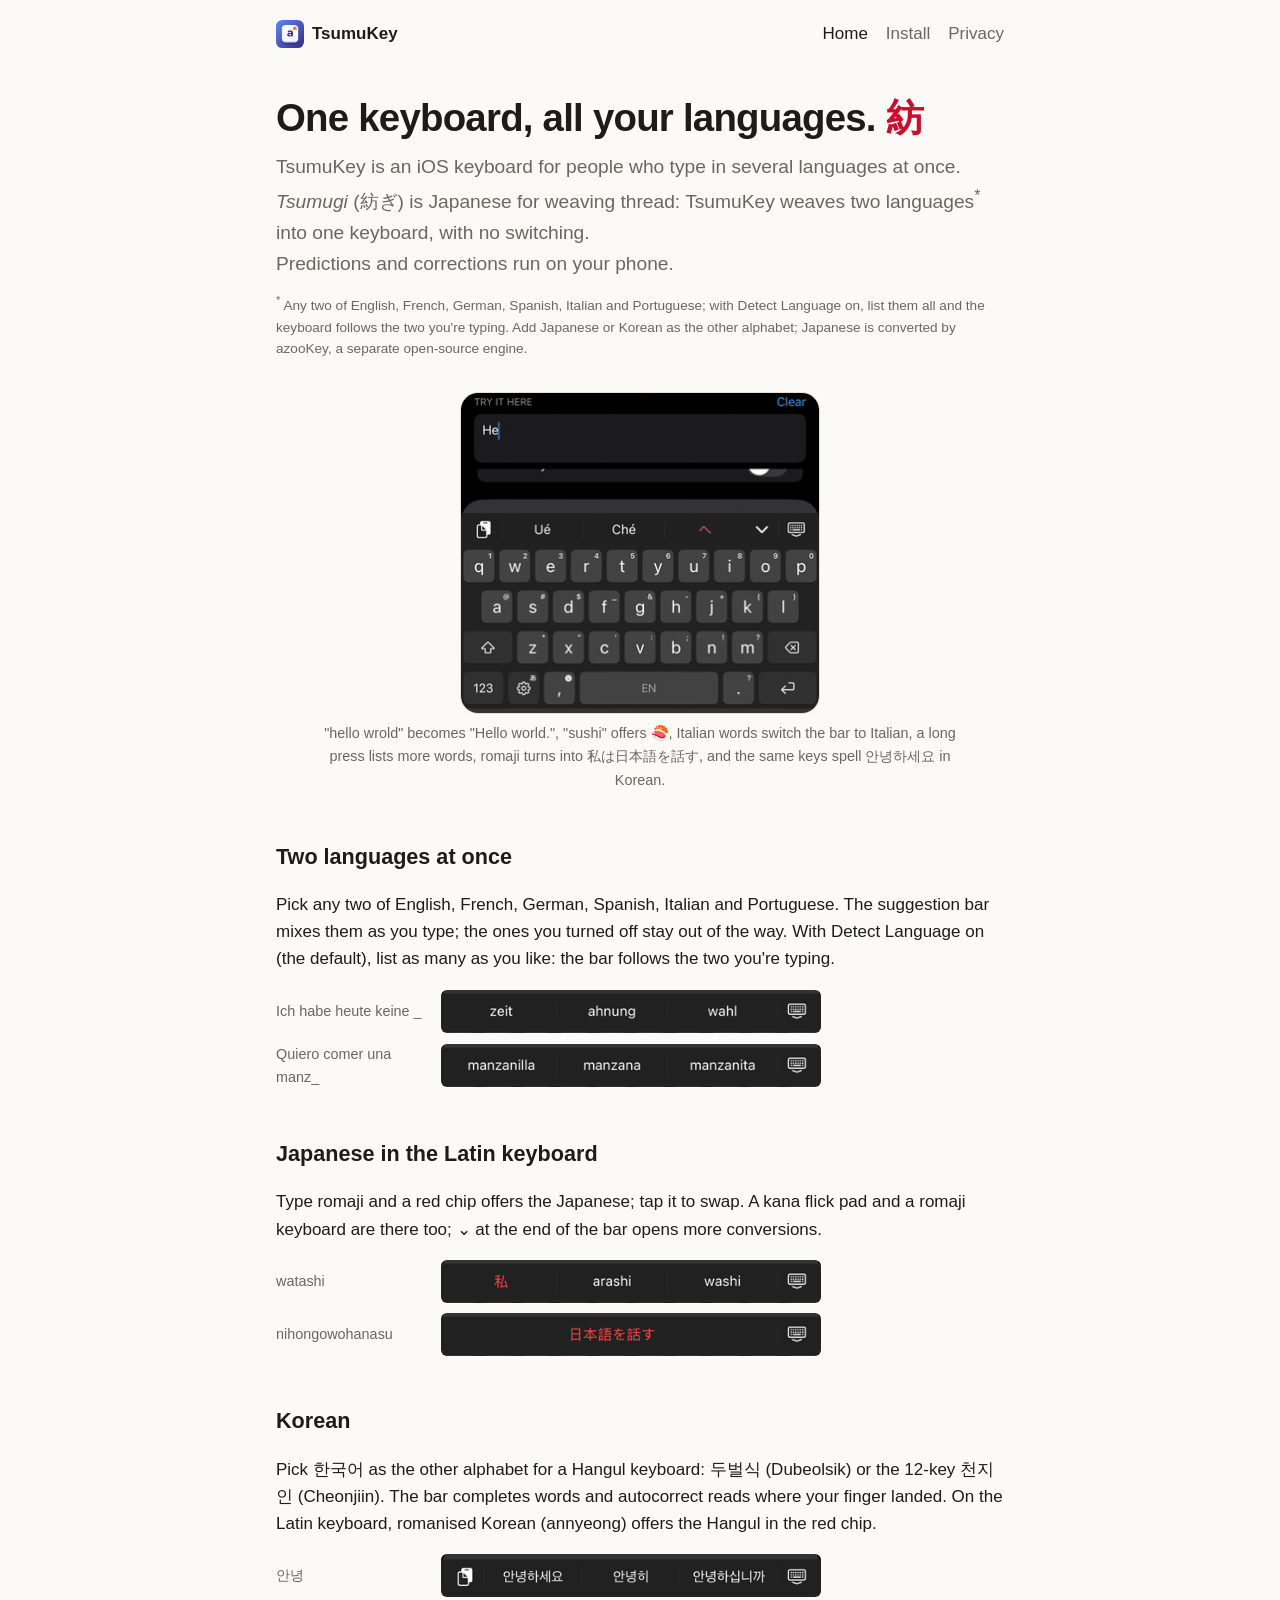
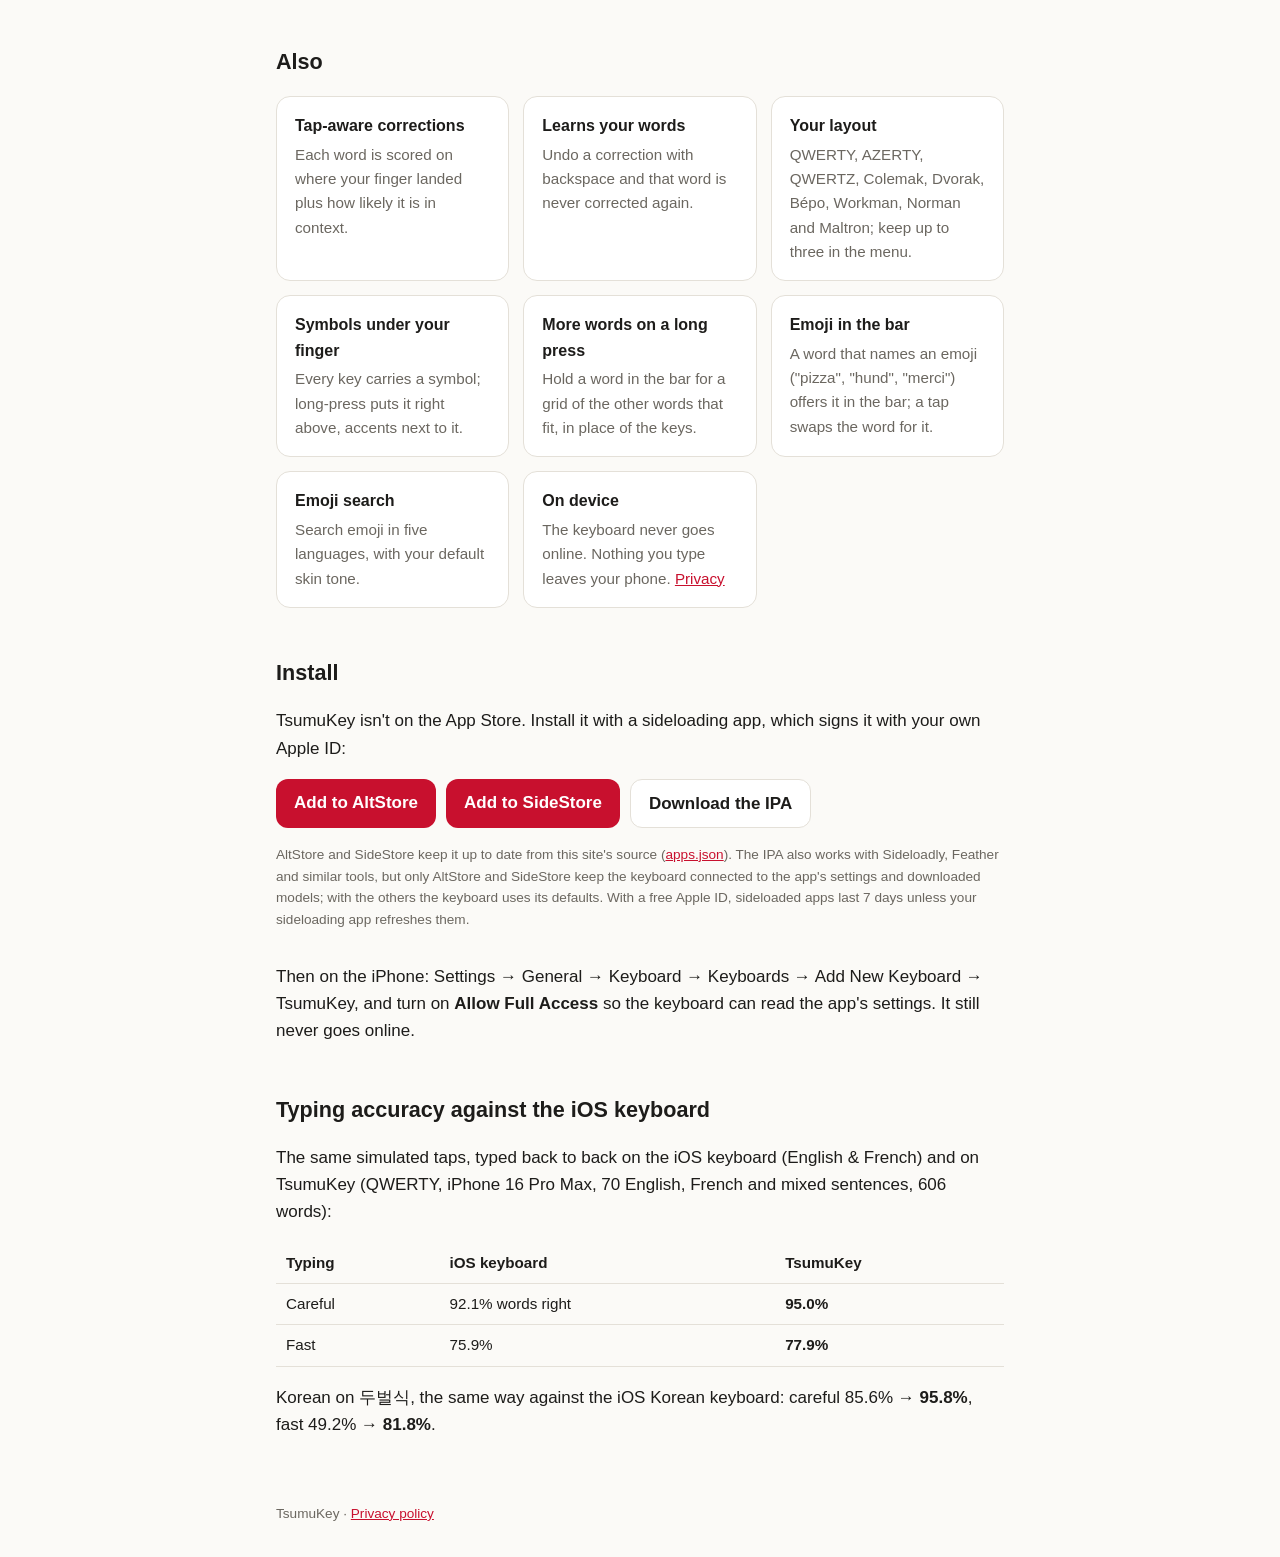
<file: index.html>
<!doctype html>
<html lang="en">
<head>
<meta charset="utf-8">
<meta name="viewport" content="width=device-width, initial-scale=1">
<title>TsumuKey</title>
<meta name="description" content="An iOS keyboard for people who type in several languages at once. Predictions and corrections run on the phone.">
<link rel="icon" type="image/png" href="media/favicon.png">
<link rel="apple-touch-icon" href="media/apple-touch-icon.png">
<link rel="stylesheet" href="style.css">
</head>
<body>
<header>
  <a class="brand" href="./"><img src="media/apple-touch-icon.png" alt="" width="28" height="28">TsumuKey</a>
  <nav><a href="./" aria-current="page">Home</a><a href="#install">Install</a><a href="privacy.html">Privacy</a></nav>
</header>
<main>
  <h1>One keyboard, all your languages. <span class="kanji">紡</span></h1>
  <p class="lead">TsumuKey is an iOS keyboard for people who type in several languages at once.
  <em>Tsumugi</em> (紡ぎ) is Japanese for weaving thread: TsumuKey weaves two languages<sup>*</sup>
  into one keyboard, with no switching.<br>Predictions and corrections run on your phone.</p>
  <p class="note"><sup>*</sup> Any two of English, French, German, Spanish, Italian and Portuguese; with Detect Language
  on, list them all and the keyboard follows the two you're typing. Add Japanese or Korean as the other alphabet; Japanese is converted by azooKey, a separate open-source engine.</p>

  <figure>
    <img class="demo" src="media/demo.gif" alt="Typing hello wrold, autocorrected to Hello world.; sushi offering 🍣 in the bar; Italian words switching the bar to Italian; a long press opening more suggestions; romaji converted to Japanese; Korean typed on Dubeolsik">
    <figcaption>"hello wrold" becomes "Hello world.", "sushi" offers 🍣, Italian words switch the bar to Italian, a long press lists more words, romaji turns into 私は日本語を話す, and the same keys spell 안녕하세요 in Korean.</figcaption>
  </figure>

  <h2>Two languages at once</h2>
  <p>Pick any two of English, French, German, Spanish, Italian and Portuguese. The suggestion bar mixes them as you type;
  the ones you turned off stay out of the way. With Detect Language on (the default), list as many as you like: the bar
  follows the two you're typing.</p>
  <div class="bars">
    <div><span>Ich habe heute keine _</span><img src="media/bar-de-keine.png" alt="German suggestions"></div>
    <div><span>Quiero comer una manz_</span><img src="media/bar-es-manz.png" alt="Spanish suggestions"></div>
  </div>

  <h2>Japanese in the Latin keyboard</h2>
  <p>Type romaji and a red chip offers the Japanese; tap it to swap. A kana flick pad and a romaji
  keyboard are there too; ⌄ at the end of the bar opens more conversions.</p>
  <div class="bars">
    <div><span>watashi</span><img src="media/bar-watashi.png" alt="watashi converted to 私"></div>
    <div><span>nihongowohanasu</span><img src="media/bar-nihongowohanasu.png" alt="nihongowohanasu converted to 日本語を話す"></div>
  </div>

  <h2>Korean</h2>
  <p>Pick 한국어 as the other alphabet for a Hangul keyboard: 두벌식 (Dubeolsik) or the 12-key 천지인 (Cheonjiin).
  The bar completes words and autocorrect reads where your finger landed. On the Latin keyboard, romanised Korean
  (annyeong) offers the Hangul in the red chip.</p>
  <div class="bars">
    <div><span>안녕</span><img src="media/bar-ko-annyeong.png" alt="안녕 completed to 안녕하세요, 안녕히, 안녕하십니까"></div>
  </div>
  <h2>Also</h2>
  <div class="grid">
    <div class="card"><h3>Tap-aware corrections</h3><p>Each word is scored on where your finger landed plus how likely it is in context.</p></div>
    <div class="card"><h3>Learns your words</h3><p>Undo a correction with backspace and that word is never corrected again.</p></div>
    <div class="card"><h3>Your layout</h3><p>QWERTY, AZERTY, QWERTZ, Colemak, Dvorak, Bépo, Workman, Norman and Maltron; keep up to three in the menu.</p></div>
    <div class="card"><h3>Symbols under your finger</h3><p>Every key carries a symbol; long-press puts it right above, accents next to it.</p></div>
    <div class="card"><h3>More words on a long press</h3><p>Hold a word in the bar for a grid of the other words that fit, in place of the keys.</p></div>
    <div class="card"><h3>Emoji in the bar</h3><p>A word that names an emoji ("pizza", "hund", "merci") offers it in the bar; a tap swaps the word for it.</p></div>
    <div class="card"><h3>Emoji search</h3><p>Search emoji in five languages, with your default skin tone.</p></div>
    <div class="card"><h3>On device</h3><p>The keyboard never goes online. Nothing you type leaves your phone. <a href="privacy.html">Privacy</a></p></div>
  </div>

  <h2 id="install">Install</h2>
  <p>TsumuKey isn't on the App Store. Install it with a sideloading app, which signs it with your own Apple ID:</p>
  <div class="install">
    <a class="button" href="altstore://source?url=https://iito.github.io/TsumuKey/apps.json">Add to AltStore</a>
    <a class="button" href="sidestore://source?url=https://iito.github.io/TsumuKey/apps.json">Add to SideStore</a>
    <a class="button secondary" id="ipa" href="https://github.com/Iito/TsumuKey/releases/download/v0.13.0/TsumuKey-0.13.0.ipa">Download the IPA</a>
  </div>
  <p class="note">AltStore and SideStore keep it up to date from this site's source
  (<a href="apps.json">apps.json</a>). The IPA also works with Sideloadly, Feather and similar tools, but only
  AltStore and SideStore keep the keyboard connected to the app's settings and downloaded models; with the
  others the keyboard uses its defaults. With a free Apple ID, sideloaded apps last 7 days unless your
  sideloading app refreshes them.</p>
  <p>Then on the iPhone: Settings → General → Keyboard → Keyboards → Add New Keyboard → TsumuKey, and turn on
  <strong>Allow Full Access</strong> so the keyboard can read the app's settings. It still never goes online.</p>

  <h2>Typing accuracy against the iOS keyboard</h2>
  <p>The same simulated taps, typed back to back on the iOS keyboard (English &amp; French) and on TsumuKey
  (QWERTY, iPhone 16 Pro Max, 70 English, French and mixed sentences, 606 words):</p>
  <table>
    <tr><th>Typing</th><th>iOS keyboard</th><th>TsumuKey</th></tr>
    <tr><td>Careful</td><td>92.1% words right</td><td><strong>95.0%</strong></td></tr>
    <tr><td>Fast</td><td>75.9%</td><td><strong>77.9%</strong></td></tr>
  </table>
  <p>Korean on 두벌식, the same way against the iOS Korean keyboard: careful 85.6% → <strong>95.8%</strong>,
  fast 49.2% → <strong>81.8%</strong>.</p>
</main>
<footer>TsumuKey · <a href="privacy.html">Privacy policy</a></footer>
<script>
  // The href above is the no-JS default. On load, ask GitHub for the releases
  // (newest first) and point the button at the newest stable one that has an
  // IPA: -rc pre-releases are skipped, and a release whose IPA is still
  // building falls back to the previous one. A failed fetch (offline, API rate
  // limit) leaves the default.
  fetch('https://api.github.com/repos/Iito/TsumuKey/releases')
    .then(r => r.ok ? r.json() : Promise.reject(r.status))
    .then(releases => {
      for (const rel of releases) {
        if (rel.draft || rel.prerelease) continue;
        const ipa = (rel.assets || []).find(a => a.name.toLowerCase().endsWith('.ipa') && a.state === 'uploaded');
        if (!ipa) continue;
        const btn = document.getElementById('ipa');
        btn.href = ipa.browser_download_url;
        btn.textContent = 'Download the IPA (' + rel.tag_name.replace(/^v/, '') + ')';
        return;
      }
    })
    .catch(() => {});
</script>
</body>
</html>
</file>
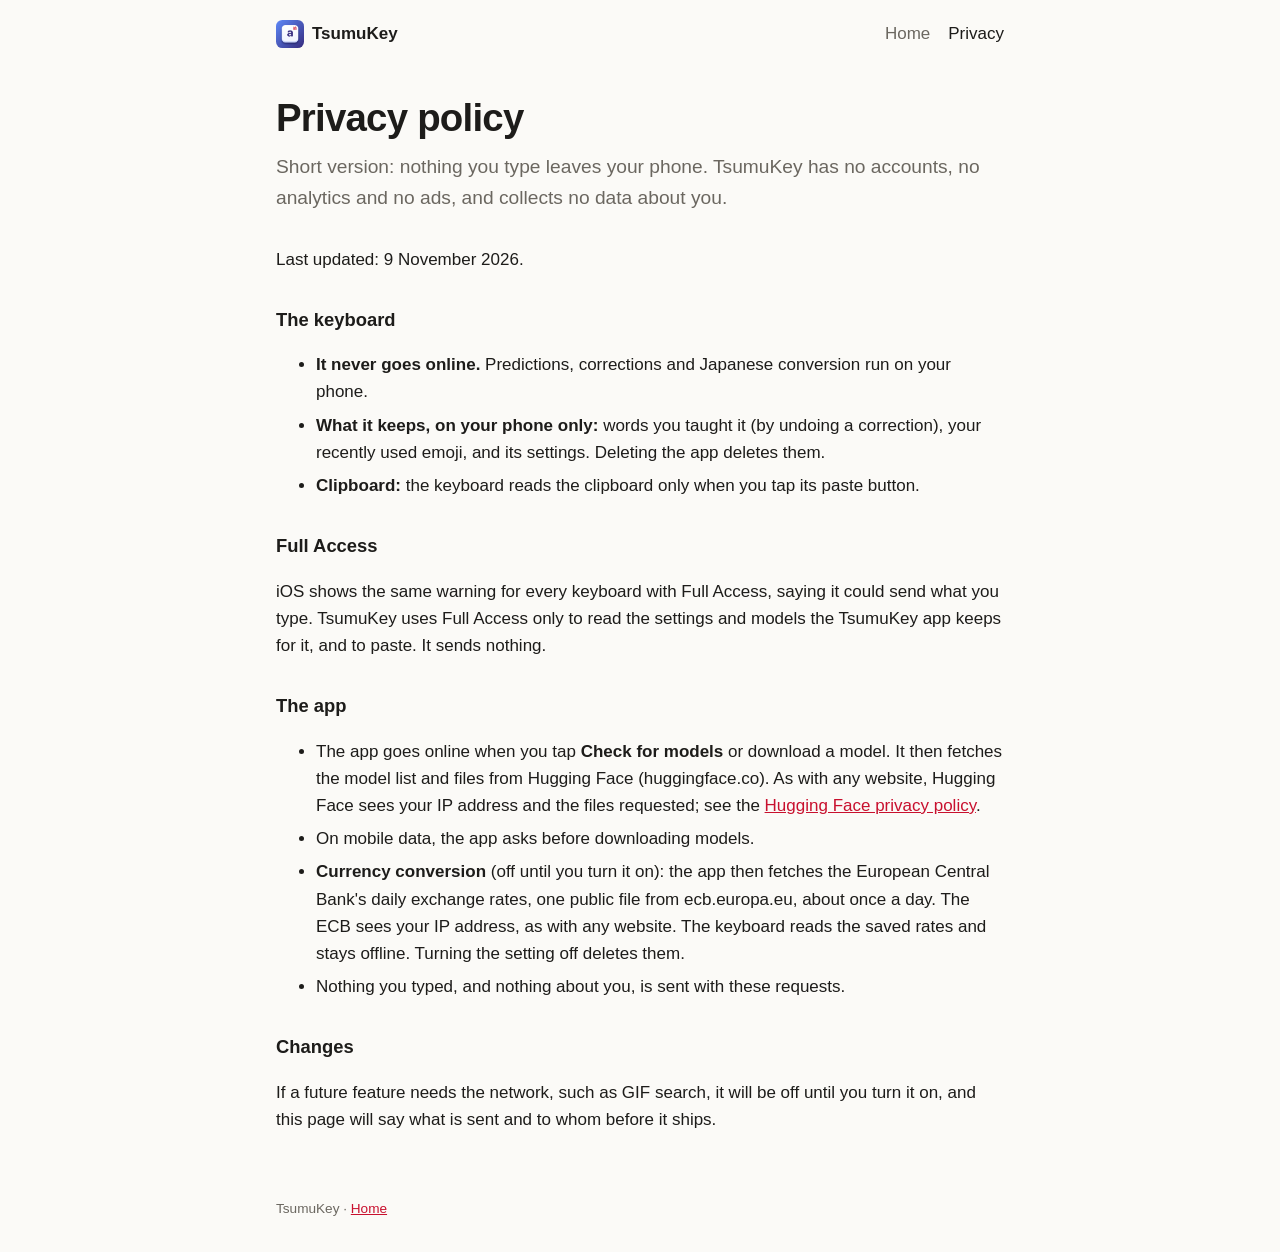
<file: privacy.html>
<!doctype html>
<html lang="en">
<head>
<meta charset="utf-8">
<meta name="viewport" content="width=device-width, initial-scale=1">
<title>TsumuKey Privacy</title>
<meta name="description" content="TsumuKey privacy policy: what the keyboard and app keep, and what goes online.">
<link rel="icon" type="image/png" href="media/favicon.png">
<link rel="apple-touch-icon" href="media/apple-touch-icon.png">
<link rel="stylesheet" href="style.css">
</head>
<body>
<header>
  <a class="brand" href="./"><img src="media/apple-touch-icon.png" alt="" width="28" height="28">TsumuKey</a>
  <nav><a href="./">Home</a><a href="privacy.html" aria-current="page">Privacy</a></nav>
</header>
<main class="policy">
  <h1>Privacy policy</h1>
  <p class="lead">Short version: nothing you type leaves your phone. TsumuKey has no accounts,
  no analytics and no ads, and collects no data about you.</p>
  <p>Last updated: 9 November 2026.</p>

  <h2>The keyboard</h2>
  <ul>
    <li><strong>It never goes online.</strong> Predictions, corrections and Japanese conversion run on your phone.</li>
    <li><strong>What it keeps, on your phone only:</strong> words you taught it (by undoing a correction),
      your recently used emoji, and its settings. Deleting the app deletes them.</li>
    <li><strong>Clipboard:</strong> the keyboard reads the clipboard only when you tap its paste button.</li>
  </ul>

  <h2>Full Access</h2>
  <p>iOS shows the same warning for every keyboard with Full Access, saying it could send what you type.
  TsumuKey uses Full Access only to read the settings and models the TsumuKey app keeps for it, and to
  paste. It sends nothing.</p>

  <h2>The app</h2>
  <ul>
    <li>The app goes online when you tap <strong>Check for models</strong> or download a model.
      It then fetches the model list and files from Hugging Face (huggingface.co). As with any website,
      Hugging Face sees your IP address and the files requested; see the
      <a href="https://huggingface.co/privacy">Hugging Face privacy policy</a>.</li>
    <li>On mobile data, the app asks before downloading models.</li>
    <li><strong>Currency conversion</strong> (off until you turn it on): the app then fetches the
      European Central Bank's daily exchange rates, one public file from ecb.europa.eu, about once a
      day. The ECB sees your IP address, as with any website. The keyboard reads the saved rates and
      stays offline. Turning the setting off deletes them.</li>
    <li>Nothing you typed, and nothing about you, is sent with these requests.</li>
  </ul>

  <h2>Changes</h2>
  <p>If a future feature needs the network, such as GIF search, it will be off until you turn it on,
  and this page will say what is sent and to whom before it ships.</p>
</main>
<footer>TsumuKey · <a href="./">Home</a></footer>
</body>
</html>
</file>
<file: style.css>
:root {
  --bg: #fbfaf7;
  --fg: #1d1c1a;
  --muted: #6b6760;
  --line: #e4e0d8;
  --card: #ffffff;
  --accent: #c8102e;
  color-scheme: light dark;
}
@media (prefers-color-scheme: dark) {
  :root {
    --bg: #151413;
    --fg: #ecebe8;
    --muted: #a19c94;
    --line: #2d2b28;
    --card: #1e1d1b;
    --accent: #ff4d63;
  }
}
* { box-sizing: border-box; }
body {
  margin: 0;
  background: var(--bg);
  color: var(--fg);
  font: 17px/1.6 -apple-system, BlinkMacSystemFont, "Hiragino Sans", "Segoe UI", sans-serif;
}
main, header, footer { max-width: 760px; margin: 0 auto; padding: 0 16px; }
header { display: flex; justify-content: space-between; align-items: center; padding-top: 20px; }
header a.brand { font-weight: 700; color: var(--fg); text-decoration: none; display: inline-flex; align-items: center; gap: 8px; }
header a.brand img { border-radius: 22.5%; }
nav a { color: var(--muted); text-decoration: none; margin-left: 18px; }
nav a:hover, nav a[aria-current] { color: var(--fg); }
a { color: var(--accent); }
h1 { font-size: 2.4rem; line-height: 1.15; margin: 48px 0 12px; letter-spacing: -0.02em; }
h1 .kanji { color: var(--accent); }
h2 { font-size: 1.35rem; margin: 48px 0 8px; }
.lead { font-size: 1.2rem; color: var(--muted); margin: 0 0 32px; }
.lead + .note { margin-top: -20px; }
.note { font-size: 0.85rem; color: var(--muted); margin: 0 0 32px; }
.demo { display: block; width: 100%; max-width: 360px; margin: 0 auto; border-radius: 18px; border: 1px solid var(--line); }
figcaption { text-align: center; color: var(--muted); font-size: 0.9rem; margin-top: 8px; }
.grid { display: grid; grid-template-columns: repeat(auto-fit, minmax(220px, 1fr)); gap: 14px; margin-top: 16px; }
.card { background: var(--card); border: 1px solid var(--line); border-radius: 14px; padding: 16px 18px; }
.card h3 { margin: 0 0 4px; font-size: 1rem; }
.card p { margin: 0; color: var(--muted); font-size: 0.95rem; }
.bars { display: grid; gap: 10px; margin-top: 12px; }
.bars div { display: grid; grid-template-columns: 9em 1fr; gap: 12px; align-items: center; }
.bars img { width: 100%; max-width: 380px; border-radius: 6px; }
.bars span { color: var(--muted); font-size: 0.9rem; }
.install { display: flex; flex-wrap: wrap; gap: 10px; margin: 12px 0 16px; }
.button { display: inline-block; padding: 10px 18px; border-radius: 12px; background: var(--accent); color: #fff;
  text-decoration: none; font-weight: 600; }
.button.secondary { background: var(--card); color: var(--fg); border: 1px solid var(--line); }
table { border-collapse: collapse; width: 100%; margin-top: 12px; font-size: 0.95rem; }
th, td { text-align: left; padding: 8px 10px; border-bottom: 1px solid var(--line); }
footer { color: var(--muted); font-size: 0.85rem; padding-top: 48px; padding-bottom: 32px; }
.policy h2 { font-size: 1.15rem; margin-top: 32px; }
.policy li { margin-bottom: 6px; }
@media (max-width: 520px) {
  h1 { font-size: 1.9rem; }
  .bars div { grid-template-columns: 1fr; gap: 4px; }
}
</file>
